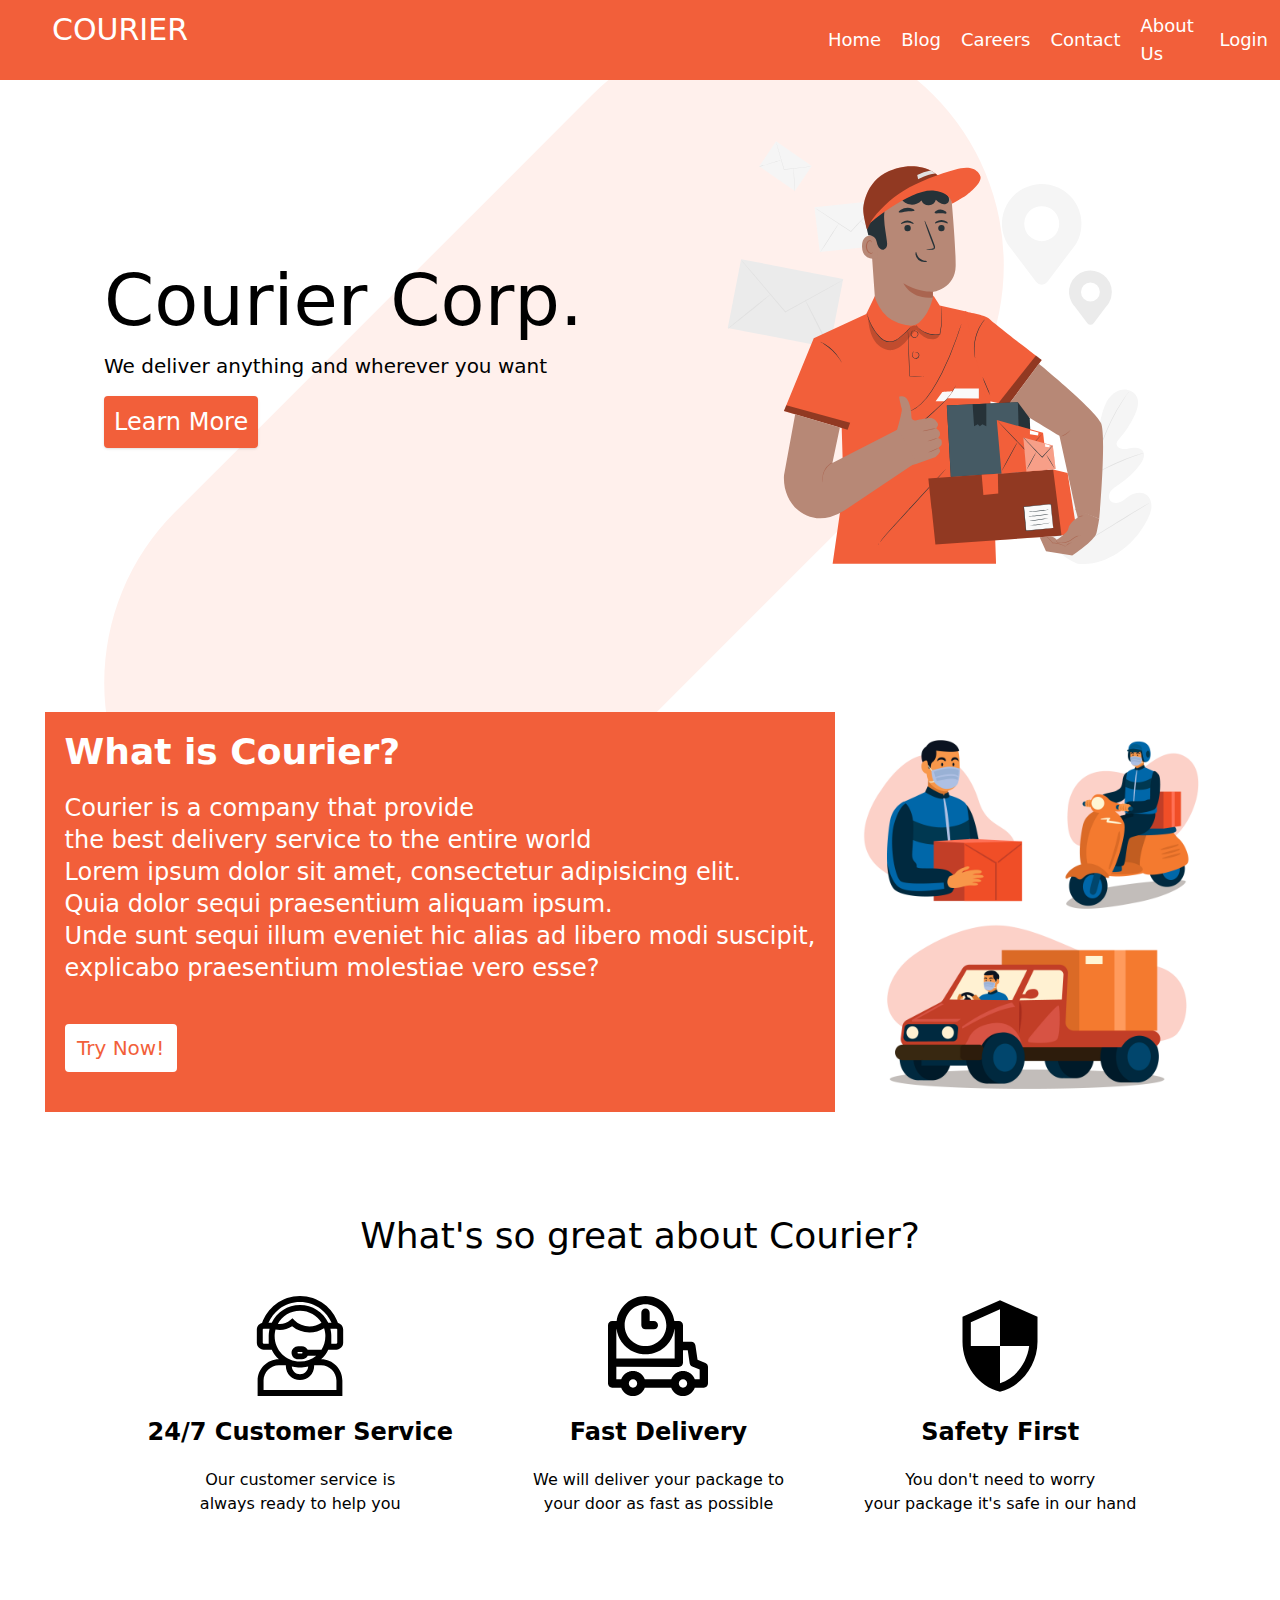
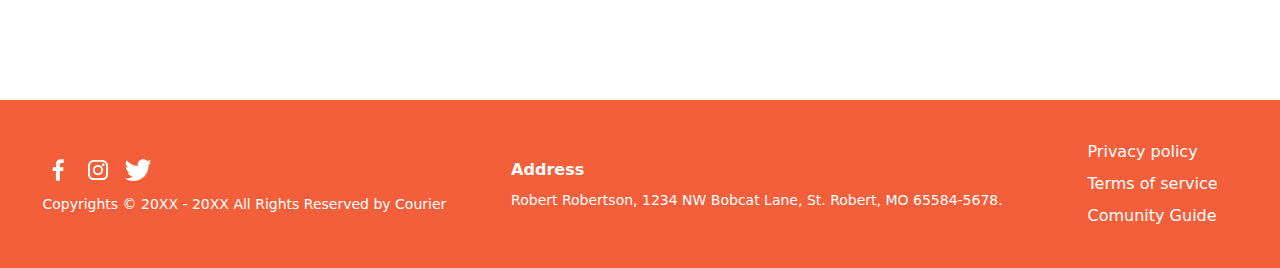
<file: index.html>
<!DOCTYPE html>
<html lang="en">
<head>
    <meta charset="UTF-8">
    <meta http-equiv="X-UA-Compatible" content="IE=edge">
    <meta name="viewport" content="width=device-width, initial-scale=1.0">
    <link rel="stylesheet" href="https://cdnjs.cloudflare.com/ajax/libs/animate.css/4.1.1/animate.min.css" integrity="sha512-c42qTSw/wPZ3/5LBzD+Bw5f7bSF2oxou6wEb+I/lqeaKV5FDIfMvvRp772y4jcJLKuGUOpbJMdg/BTl50fJYAw==" crossorigin="anonymous" referrerpolicy="no-referrer" />
    <link rel="stylesheet" href="css/main.css">
    <title>Courier</title>
</head>
<body>
    
<!-- Navbar -->
<div class="fixed w-screen p-3 mx-auto bg-brightRed items-center">
    <div class="flex flex-row">
        <div class="logo ml-10"><h1 class="text-3xl font-thin text-white">COURIER</h1></div>
        <div id="nav" class="flex flex-row list-none space-x-5 items-center">
        <li class="text-white cursor-pointer hover:text-whiteHover"><h1 class="text-lg">Home</h1></li>
        <li class="text-white cursor-pointer hover:text-whiteHover"><h1 class="text-lg">Blog</h1></li>
        <li class="text-white cursor-pointer hover:text-whiteHover"><h1 class="text-lg">Careers</h1></li>
        <li class="text-white cursor-pointer hover:text-whiteHover"><h1 class="text-lg">Contact</h1></li>
        <li class="text-white cursor-pointer hover:text-whiteHover"><h1 class="text-lg">About Us</h1></li>
        <li class="text-white cursor-pointer hover:text-whiteHover"><a href="./login.html" class="text-lg">Login</a></li>
    </div>
    </div>
</div>

<!-- Hero Section -->
<section id="hero">
    <div class="h-100 p-6 ml-20">
        <img src="asset/bg-tablet-pattern.svg" alt="" class="background absolute -z-20">
        <div class="mt-60 space-y-4">
            <h1 class="text-7xl">Courier Corp.</h1>
            <h1 class="text-xl font-extralight">We deliver anything  and wherever you want</h1>
            <button class="btn bg-brightRed text-white text-2xl p-2  rounded shadow hover:bg-white hover:text-brightRed">Learn More</button>
        </div>
        <img src="asset/Messenger-pana (1).svg" alt="" srcset="" class="thumb absolute -z-10 animate__animated animate__lightSpeedInRight">   
    </div>
</section>

<!-- Content Section -->
<section id="content" class="mt-60 w-screen">
    <div class="flex flex-col items-center">
        <div class="flex flex-row bg-brightRed mx-auto">
            <div class="card flex flex-col text-white p-5 space-y-5">
                <h1 class="font-semibold text-4xl">What is Courier?</h1>
                <h1 class="font-thin text-2xl">Courier is a company that provide <br> the best delivery service to the entire world <br>Lorem ipsum dolor sit amet, consectetur adipisicing elit. <br> Quia dolor sequi praesentium aliquam ipsum. <br> Unde sunt sequi illum eveniet hic alias ad  libero modi suscipit, <br> explicabo praesentium molestiae vero esse?</h1>
                <div>
                <button class="btn text-xl bg-white text-brightRed border-white border-2 rounded w-28 p-2 hover:bg-brightRed hover:text-white mt-5">Try Now!</button>
            </div>
            </div>
            <img src="asset/3678461.jpg" alt="">
        </div>
    </div>
</section>


<!-- Feature Section -->
<section id="feature" class="mt-20 bg-white">
    <div class="flex flex-col h-100 mx-auto p-6 justify-center items-center space-x-1 space-y-10">
        <h1 class="text-4xl text-center">What's so great about Courier?</h1>
        <div class="flex flex-row space-x-20">
            
            <div class="flex flex-col space-y-5 items-center w-fit">
                <img class="icon" src="asset/customer-service-headphones-svgrepo-com.svg" alt="">
                <h1 class="text-2xl font-semibold">24/7 Customer Service</h1>
                <h1 class="text-center">Our customer service is <br> always ready to help you</h1>
            </div>

            <div class="flex flex-col space-y-5 items-center w-fit">
                <img class="icon" src="asset/delivery-truck-travel-svgrepo-com.svg" alt="">
                <h1 class="text-2xl font-semibold">Fast Delivery</h1>
                <h1 class="text-center">We will deliver your package to <br> your door as fast as possible</h1>
            </div>

            <div class="flex flex-col space-y-5 items-center w-fit">
                <img class="icon" src="asset/security-svgrepo-com.svg" alt="">
                <h1 class="text-2xl font-semibold">Safety First</h1>
                <h1 class="text-center">You don't need to worry<br> your package  it's safe in our hand</h1>
            </div>

        </div>
    </div>
</section>

<!-- Footer -->
<footer class="mt-40">
    <div class="bg-brightRed flex flex-row w-screen text-white items-center justify-between p-5">
        <div class="flex flex-col mx-auto space-y-2">
            
            <div class="flex flex-row items-center space-x-2">
                <a href="#"><img src="asset/facebook-alt-svgrepo-com (1).svg" alt="" class="logo"></a>
                <a href="#"><img src="asset/instagram-svgrepo-com (1).svg" alt="" class="logo"></a>
                <a href="#"><img src="asset/twitter-fill-svgrepo-com.svg" alt="" class="logo"></a>
            </div>
            <div class="flex flex-col space-y-4">
                <h1 class="text-white text-sm">Copyrights © 20XX - 20XX All Rights Reserved by Courier</h1>
            </div>
        </div>

        <div class="flex flex-col mx-auto space-y-2 p-5">
            <h1 class="font-semibold">Address</h1>
            <h1 class="text-sm">Robert Robertson, 1234 NW Bobcat Lane, St. Robert, MO 65584-5678.</h1>
        </div>

        <div class="flex flex-col mx-auto space-y-2 p-5">
            <a href="#" class="text-white">Privacy policy</a>
            <a href="#" class="text-white">Terms of service</a>
            <a href="#" class="text-white">Comunity Guide</a>
        </div>

    </div>
</footer>

</body>

</html>
</file>
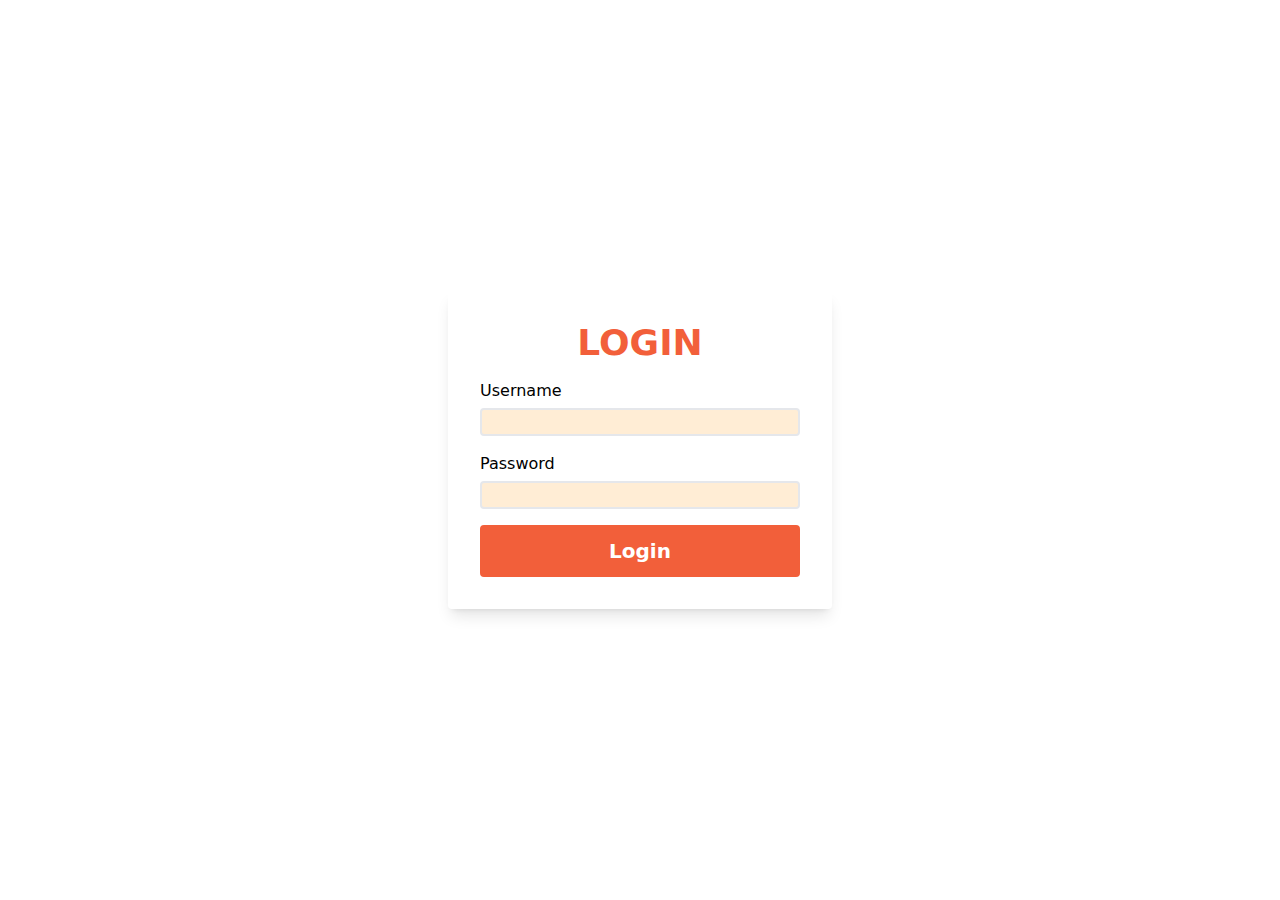
<file: login.html>
<!DOCTYPE html>
<html lang="en">
<head>
    <meta charset="UTF-8">
    <meta http-equiv="X-UA-Compatible" content="IE=edge">
    <meta name="viewport" content="width=device-width, initial-scale=1.0">
    <link rel="stylesheet" href="css/main.css">
    <title>Login</title>
</head>
<body class="flex flex-col items-center justify-center w-screen h-screen">
    <div class="flex flex-col space-y-[1rem] p-[2rem] rounded shadow-lg w-[30%]">
            <h1 class="text-4xl text-brightRed font-bold self-center">LOGIN</h1>
            <div class="flex flex-col items-start space-y-[5px] w-full">
                <h1 class="texl-2xl">Username</h1>
                <input type="text" name="" id="" class="border-[2px] bg-orange-100 focus:border-brightRed focus:outline-none rounded w-full px-[5px]">
            </div>
            <div class="flex flex-col items-start space-y-[5px] w-full">
                <h1 class="texl-2xl">Password</h1>
                <input type="password" name="" id="" class="border-[2px] bg-orange-100 focus:border-brightRed focus:outline-none rounded w-full px-[5px]">
            </div>
            <a href="./index.html" class="bg-brightRed text-white font-bold text-xl text-center rounded py-[10px] hover:bg-white hover:text-brightRed border-[2px] border-brightRed">Login</a>
    </div>
</body>
</html>
</file>
<file: css/main.css>
/*
! tailwindcss v3.2.4 | MIT License | https://tailwindcss.com
*/

/*
1. Prevent padding and border from affecting element width. (https://github.com/mozdevs/cssremedy/issues/4)
2. Allow adding a border to an element by just adding a border-width. (https://github.com/tailwindcss/tailwindcss/pull/116)
*/

*,
::before,
::after {
  box-sizing: border-box;
  /* 1 */
  border-width: 0;
  /* 2 */
  border-style: solid;
  /* 2 */
  border-color: #e5e7eb;
  /* 2 */
}

::before,
::after {
  --tw-content: '';
}

/*
1. Use a consistent sensible line-height in all browsers.
2. Prevent adjustments of font size after orientation changes in iOS.
3. Use a more readable tab size.
4. Use the user's configured `sans` font-family by default.
5. Use the user's configured `sans` font-feature-settings by default.
*/

html {
  line-height: 1.5;
  /* 1 */
  -webkit-text-size-adjust: 100%;
  /* 2 */
  -moz-tab-size: 4;
  /* 3 */
  -o-tab-size: 4;
     tab-size: 4;
  /* 3 */
  font-family: ui-sans-serif, system-ui, -apple-system, BlinkMacSystemFont, "Segoe UI", Roboto, "Helvetica Neue", Arial, "Noto Sans", sans-serif, "Apple Color Emoji", "Segoe UI Emoji", "Segoe UI Symbol", "Noto Color Emoji";
  /* 4 */
  font-feature-settings: normal;
  /* 5 */
}

/*
1. Remove the margin in all browsers.
2. Inherit line-height from `html` so users can set them as a class directly on the `html` element.
*/

body {
  margin: 0;
  /* 1 */
  line-height: inherit;
  /* 2 */
}

/*
1. Add the correct height in Firefox.
2. Correct the inheritance of border color in Firefox. (https://bugzilla.mozilla.org/show_bug.cgi?id=190655)
3. Ensure horizontal rules are visible by default.
*/

hr {
  height: 0;
  /* 1 */
  color: inherit;
  /* 2 */
  border-top-width: 1px;
  /* 3 */
}

/*
Add the correct text decoration in Chrome, Edge, and Safari.
*/

abbr:where([title]) {
  -webkit-text-decoration: underline dotted;
          text-decoration: underline dotted;
}

/*
Remove the default font size and weight for headings.
*/

h1,
h2,
h3,
h4,
h5,
h6 {
  font-size: inherit;
  font-weight: inherit;
}

/*
Reset links to optimize for opt-in styling instead of opt-out.
*/

a {
  color: inherit;
  text-decoration: inherit;
}

/*
Add the correct font weight in Edge and Safari.
*/

b,
strong {
  font-weight: bolder;
}

/*
1. Use the user's configured `mono` font family by default.
2. Correct the odd `em` font sizing in all browsers.
*/

code,
kbd,
samp,
pre {
  font-family: ui-monospace, SFMono-Regular, Menlo, Monaco, Consolas, "Liberation Mono", "Courier New", monospace;
  /* 1 */
  font-size: 1em;
  /* 2 */
}

/*
Add the correct font size in all browsers.
*/

small {
  font-size: 80%;
}

/*
Prevent `sub` and `sup` elements from affecting the line height in all browsers.
*/

sub,
sup {
  font-size: 75%;
  line-height: 0;
  position: relative;
  vertical-align: baseline;
}

sub {
  bottom: -0.25em;
}

sup {
  top: -0.5em;
}

/*
1. Remove text indentation from table contents in Chrome and Safari. (https://bugs.chromium.org/p/chromium/issues/detail?id=999088, https://bugs.webkit.org/show_bug.cgi?id=201297)
2. Correct table border color inheritance in all Chrome and Safari. (https://bugs.chromium.org/p/chromium/issues/detail?id=935729, https://bugs.webkit.org/show_bug.cgi?id=195016)
3. Remove gaps between table borders by default.
*/

table {
  text-indent: 0;
  /* 1 */
  border-color: inherit;
  /* 2 */
  border-collapse: collapse;
  /* 3 */
}

/*
1. Change the font styles in all browsers.
2. Remove the margin in Firefox and Safari.
3. Remove default padding in all browsers.
*/

button,
input,
optgroup,
select,
textarea {
  font-family: inherit;
  /* 1 */
  font-size: 100%;
  /* 1 */
  font-weight: inherit;
  /* 1 */
  line-height: inherit;
  /* 1 */
  color: inherit;
  /* 1 */
  margin: 0;
  /* 2 */
  padding: 0;
  /* 3 */
}

/*
Remove the inheritance of text transform in Edge and Firefox.
*/

button,
select {
  text-transform: none;
}

/*
1. Correct the inability to style clickable types in iOS and Safari.
2. Remove default button styles.
*/

button,
[type='button'],
[type='reset'],
[type='submit'] {
  -webkit-appearance: button;
  /* 1 */
  background-color: transparent;
  /* 2 */
  background-image: none;
  /* 2 */
}

/*
Use the modern Firefox focus style for all focusable elements.
*/

:-moz-focusring {
  outline: auto;
}

/*
Remove the additional `:invalid` styles in Firefox. (https://github.com/mozilla/gecko-dev/blob/2f9eacd9d3d995c937b4251a5557d95d494c9be1/layout/style/res/forms.css#L728-L737)
*/

:-moz-ui-invalid {
  box-shadow: none;
}

/*
Add the correct vertical alignment in Chrome and Firefox.
*/

progress {
  vertical-align: baseline;
}

/*
Correct the cursor style of increment and decrement buttons in Safari.
*/

::-webkit-inner-spin-button,
::-webkit-outer-spin-button {
  height: auto;
}

/*
1. Correct the odd appearance in Chrome and Safari.
2. Correct the outline style in Safari.
*/

[type='search'] {
  -webkit-appearance: textfield;
  /* 1 */
  outline-offset: -2px;
  /* 2 */
}

/*
Remove the inner padding in Chrome and Safari on macOS.
*/

::-webkit-search-decoration {
  -webkit-appearance: none;
}

/*
1. Correct the inability to style clickable types in iOS and Safari.
2. Change font properties to `inherit` in Safari.
*/

::-webkit-file-upload-button {
  -webkit-appearance: button;
  /* 1 */
  font: inherit;
  /* 2 */
}

/*
Add the correct display in Chrome and Safari.
*/

summary {
  display: list-item;
}

/*
Removes the default spacing and border for appropriate elements.
*/

blockquote,
dl,
dd,
h1,
h2,
h3,
h4,
h5,
h6,
hr,
figure,
p,
pre {
  margin: 0;
}

fieldset {
  margin: 0;
  padding: 0;
}

legend {
  padding: 0;
}

ol,
ul,
menu {
  list-style: none;
  margin: 0;
  padding: 0;
}

/*
Prevent resizing textareas horizontally by default.
*/

textarea {
  resize: vertical;
}

/*
1. Reset the default placeholder opacity in Firefox. (https://github.com/tailwindlabs/tailwindcss/issues/3300)
2. Set the default placeholder color to the user's configured gray 400 color.
*/

input::-moz-placeholder, textarea::-moz-placeholder {
  opacity: 1;
  /* 1 */
  color: #9ca3af;
  /* 2 */
}

input::placeholder,
textarea::placeholder {
  opacity: 1;
  /* 1 */
  color: #9ca3af;
  /* 2 */
}

/*
Set the default cursor for buttons.
*/

button,
[role="button"] {
  cursor: pointer;
}

/*
Make sure disabled buttons don't get the pointer cursor.
*/

:disabled {
  cursor: default;
}

/*
1. Make replaced elements `display: block` by default. (https://github.com/mozdevs/cssremedy/issues/14)
2. Add `vertical-align: middle` to align replaced elements more sensibly by default. (https://github.com/jensimmons/cssremedy/issues/14#issuecomment-634934210)
   This can trigger a poorly considered lint error in some tools but is included by design.
*/

img,
svg,
video,
canvas,
audio,
iframe,
embed,
object {
  display: block;
  /* 1 */
  vertical-align: middle;
  /* 2 */
}

/*
Constrain images and videos to the parent width and preserve their intrinsic aspect ratio. (https://github.com/mozdevs/cssremedy/issues/14)
*/

img,
video {
  max-width: 100%;
  height: auto;
}

/* Make elements with the HTML hidden attribute stay hidden by default */

[hidden] {
  display: none;
}

*, ::before, ::after {
  --tw-border-spacing-x: 0;
  --tw-border-spacing-y: 0;
  --tw-translate-x: 0;
  --tw-translate-y: 0;
  --tw-rotate: 0;
  --tw-skew-x: 0;
  --tw-skew-y: 0;
  --tw-scale-x: 1;
  --tw-scale-y: 1;
  --tw-pan-x:  ;
  --tw-pan-y:  ;
  --tw-pinch-zoom:  ;
  --tw-scroll-snap-strictness: proximity;
  --tw-ordinal:  ;
  --tw-slashed-zero:  ;
  --tw-numeric-figure:  ;
  --tw-numeric-spacing:  ;
  --tw-numeric-fraction:  ;
  --tw-ring-inset:  ;
  --tw-ring-offset-width: 0px;
  --tw-ring-offset-color: #fff;
  --tw-ring-color: rgb(59 130 246 / 0.5);
  --tw-ring-offset-shadow: 0 0 #0000;
  --tw-ring-shadow: 0 0 #0000;
  --tw-shadow: 0 0 #0000;
  --tw-shadow-colored: 0 0 #0000;
  --tw-blur:  ;
  --tw-brightness:  ;
  --tw-contrast:  ;
  --tw-grayscale:  ;
  --tw-hue-rotate:  ;
  --tw-invert:  ;
  --tw-saturate:  ;
  --tw-sepia:  ;
  --tw-drop-shadow:  ;
  --tw-backdrop-blur:  ;
  --tw-backdrop-brightness:  ;
  --tw-backdrop-contrast:  ;
  --tw-backdrop-grayscale:  ;
  --tw-backdrop-hue-rotate:  ;
  --tw-backdrop-invert:  ;
  --tw-backdrop-opacity:  ;
  --tw-backdrop-saturate:  ;
  --tw-backdrop-sepia:  ;
}

::backdrop {
  --tw-border-spacing-x: 0;
  --tw-border-spacing-y: 0;
  --tw-translate-x: 0;
  --tw-translate-y: 0;
  --tw-rotate: 0;
  --tw-skew-x: 0;
  --tw-skew-y: 0;
  --tw-scale-x: 1;
  --tw-scale-y: 1;
  --tw-pan-x:  ;
  --tw-pan-y:  ;
  --tw-pinch-zoom:  ;
  --tw-scroll-snap-strictness: proximity;
  --tw-ordinal:  ;
  --tw-slashed-zero:  ;
  --tw-numeric-figure:  ;
  --tw-numeric-spacing:  ;
  --tw-numeric-fraction:  ;
  --tw-ring-inset:  ;
  --tw-ring-offset-width: 0px;
  --tw-ring-offset-color: #fff;
  --tw-ring-color: rgb(59 130 246 / 0.5);
  --tw-ring-offset-shadow: 0 0 #0000;
  --tw-ring-shadow: 0 0 #0000;
  --tw-shadow: 0 0 #0000;
  --tw-shadow-colored: 0 0 #0000;
  --tw-blur:  ;
  --tw-brightness:  ;
  --tw-contrast:  ;
  --tw-grayscale:  ;
  --tw-hue-rotate:  ;
  --tw-invert:  ;
  --tw-saturate:  ;
  --tw-sepia:  ;
  --tw-drop-shadow:  ;
  --tw-backdrop-blur:  ;
  --tw-backdrop-brightness:  ;
  --tw-backdrop-contrast:  ;
  --tw-backdrop-grayscale:  ;
  --tw-backdrop-hue-rotate:  ;
  --tw-backdrop-invert:  ;
  --tw-backdrop-opacity:  ;
  --tw-backdrop-saturate:  ;
  --tw-backdrop-sepia:  ;
}

.fixed {
  position: fixed;
}

.absolute {
  position: absolute;
}

.-z-20 {
  z-index: -20;
}

.-z-10 {
  z-index: -10;
}

.mx-auto {
  margin-left: auto;
  margin-right: auto;
}

.ml-10 {
  margin-left: 2.5rem;
}

.ml-20 {
  margin-left: 5rem;
}

.mt-60 {
  margin-top: 15rem;
}

.mt-5 {
  margin-top: 1.25rem;
}

.mt-20 {
  margin-top: 5rem;
}

.mt-40 {
  margin-top: 10rem;
}

.flex {
  display: flex;
}

.h-screen {
  height: 100vh;
}

.w-screen {
  width: 100vw;
}

.w-28 {
  width: 7rem;
}

.w-fit {
  width: -moz-fit-content;
  width: fit-content;
}

.w-\[30\%\] {
  width: 30%;
}

.w-full {
  width: 100%;
}

.cursor-pointer {
  cursor: pointer;
}

.list-none {
  list-style-type: none;
}

.flex-row {
  flex-direction: row;
}

.flex-col {
  flex-direction: column;
}

.items-start {
  align-items: flex-start;
}

.items-center {
  align-items: center;
}

.justify-center {
  justify-content: center;
}

.justify-between {
  justify-content: space-between;
}

.space-x-5 > :not([hidden]) ~ :not([hidden]) {
  --tw-space-x-reverse: 0;
  margin-right: calc(1.25rem * var(--tw-space-x-reverse));
  margin-left: calc(1.25rem * calc(1 - var(--tw-space-x-reverse)));
}

.space-y-4 > :not([hidden]) ~ :not([hidden]) {
  --tw-space-y-reverse: 0;
  margin-top: calc(1rem * calc(1 - var(--tw-space-y-reverse)));
  margin-bottom: calc(1rem * var(--tw-space-y-reverse));
}

.space-y-5 > :not([hidden]) ~ :not([hidden]) {
  --tw-space-y-reverse: 0;
  margin-top: calc(1.25rem * calc(1 - var(--tw-space-y-reverse)));
  margin-bottom: calc(1.25rem * var(--tw-space-y-reverse));
}

.space-x-1 > :not([hidden]) ~ :not([hidden]) {
  --tw-space-x-reverse: 0;
  margin-right: calc(0.25rem * var(--tw-space-x-reverse));
  margin-left: calc(0.25rem * calc(1 - var(--tw-space-x-reverse)));
}

.space-y-10 > :not([hidden]) ~ :not([hidden]) {
  --tw-space-y-reverse: 0;
  margin-top: calc(2.5rem * calc(1 - var(--tw-space-y-reverse)));
  margin-bottom: calc(2.5rem * var(--tw-space-y-reverse));
}

.space-x-20 > :not([hidden]) ~ :not([hidden]) {
  --tw-space-x-reverse: 0;
  margin-right: calc(5rem * var(--tw-space-x-reverse));
  margin-left: calc(5rem * calc(1 - var(--tw-space-x-reverse)));
}

.space-y-2 > :not([hidden]) ~ :not([hidden]) {
  --tw-space-y-reverse: 0;
  margin-top: calc(0.5rem * calc(1 - var(--tw-space-y-reverse)));
  margin-bottom: calc(0.5rem * var(--tw-space-y-reverse));
}

.space-x-2 > :not([hidden]) ~ :not([hidden]) {
  --tw-space-x-reverse: 0;
  margin-right: calc(0.5rem * var(--tw-space-x-reverse));
  margin-left: calc(0.5rem * calc(1 - var(--tw-space-x-reverse)));
}

.space-y-\[1rem\] > :not([hidden]) ~ :not([hidden]) {
  --tw-space-y-reverse: 0;
  margin-top: calc(1rem * calc(1 - var(--tw-space-y-reverse)));
  margin-bottom: calc(1rem * var(--tw-space-y-reverse));
}

.space-y-\[5px\] > :not([hidden]) ~ :not([hidden]) {
  --tw-space-y-reverse: 0;
  margin-top: calc(5px * calc(1 - var(--tw-space-y-reverse)));
  margin-bottom: calc(5px * var(--tw-space-y-reverse));
}

.self-center {
  align-self: center;
}

.rounded {
  border-radius: 0.25rem;
}

.border-2 {
  border-width: 2px;
}

.border-\[2px\] {
  border-width: 2px;
}

.border-white {
  --tw-border-opacity: 1;
  border-color: rgb(255 255 255 / var(--tw-border-opacity));
}

.border-brightRed {
  --tw-border-opacity: 1;
  border-color: hsl(12 88% 59% / var(--tw-border-opacity));
}

.bg-brightRed {
  --tw-bg-opacity: 1;
  background-color: hsl(12 88% 59% / var(--tw-bg-opacity));
}

.bg-white {
  --tw-bg-opacity: 1;
  background-color: rgb(255 255 255 / var(--tw-bg-opacity));
}

.bg-orange-100 {
  --tw-bg-opacity: 1;
  background-color: rgb(255 237 213 / var(--tw-bg-opacity));
}

.p-3 {
  padding: 0.75rem;
}

.p-6 {
  padding: 1.5rem;
}

.p-2 {
  padding: 0.5rem;
}

.p-5 {
  padding: 1.25rem;
}

.p-\[2rem\] {
  padding: 2rem;
}

.px-\[5px\] {
  padding-left: 5px;
  padding-right: 5px;
}

.py-\[10px\] {
  padding-top: 10px;
  padding-bottom: 10px;
}

.text-center {
  text-align: center;
}

.text-3xl {
  font-size: 1.875rem;
  line-height: 2.25rem;
}

.text-lg {
  font-size: 1.125rem;
  line-height: 1.75rem;
}

.text-7xl {
  font-size: 4.5rem;
  line-height: 1;
}

.text-xl {
  font-size: 1.25rem;
  line-height: 1.75rem;
}

.text-2xl {
  font-size: 1.5rem;
  line-height: 2rem;
}

.text-4xl {
  font-size: 2.25rem;
  line-height: 2.5rem;
}

.text-sm {
  font-size: 0.875rem;
  line-height: 1.25rem;
}

.font-thin {
  font-weight: 100;
}

.font-extralight {
  font-weight: 200;
}

.font-semibold {
  font-weight: 600;
}

.font-bold {
  font-weight: 700;
}

.text-white {
  --tw-text-opacity: 1;
  color: rgb(255 255 255 / var(--tw-text-opacity));
}

.text-brightRed {
  --tw-text-opacity: 1;
  color: hsl(12 88% 59% / var(--tw-text-opacity));
}

.shadow {
  --tw-shadow: 0 1px 3px 0 rgb(0 0 0 / 0.1), 0 1px 2px -1px rgb(0 0 0 / 0.1);
  --tw-shadow-colored: 0 1px 3px 0 var(--tw-shadow-color), 0 1px 2px -1px var(--tw-shadow-color);
  box-shadow: var(--tw-ring-offset-shadow, 0 0 #0000), var(--tw-ring-shadow, 0 0 #0000), var(--tw-shadow);
}

.shadow-lg {
  --tw-shadow: 0 10px 15px -3px rgb(0 0 0 / 0.1), 0 4px 6px -4px rgb(0 0 0 / 0.1);
  --tw-shadow-colored: 0 10px 15px -3px var(--tw-shadow-color), 0 4px 6px -4px var(--tw-shadow-color);
  box-shadow: var(--tw-ring-offset-shadow, 0 0 #0000), var(--tw-ring-shadow, 0 0 #0000), var(--tw-shadow);
}

button{
  transition: all linear 0.1s;
}

body{
  overflow-x: hidden;
}

#hero .background{
  height: 100vh;
}

#nav .logo{
}

#nav{
  margin-left: 40rem;
}

#hero .btn{
  border: 2px solid hsl(12, 88%, 59%);
}

#feature .icon{
  width: 100px;
  height: 100px;
}

#content img{
  width: 400px;
  height: 400px;
}

#hero .thumb{
  width: 500px;
  height: 500px;
  top: 100px;
  right: 100px;
}

#map img{
  width: 1000px;
  height: 800px;
}

footer .logo{
  width: 32px;
  height: 32px;
}

.hover\:bg-white:hover {
  --tw-bg-opacity: 1;
  background-color: rgb(255 255 255 / var(--tw-bg-opacity));
}

.hover\:bg-brightRed:hover {
  --tw-bg-opacity: 1;
  background-color: hsl(12 88% 59% / var(--tw-bg-opacity));
}

.hover\:text-whiteHover:hover {
  --tw-text-opacity: 1;
  color: rgb(235 237 235 / var(--tw-text-opacity));
}

.hover\:text-brightRed:hover {
  --tw-text-opacity: 1;
  color: hsl(12 88% 59% / var(--tw-text-opacity));
}

.hover\:text-white:hover {
  --tw-text-opacity: 1;
  color: rgb(255 255 255 / var(--tw-text-opacity));
}

.focus\:border-brightRed:focus {
  --tw-border-opacity: 1;
  border-color: hsl(12 88% 59% / var(--tw-border-opacity));
}

.focus\:outline-none:focus {
  outline: 2px solid transparent;
  outline-offset: 2px;
}
</file>
